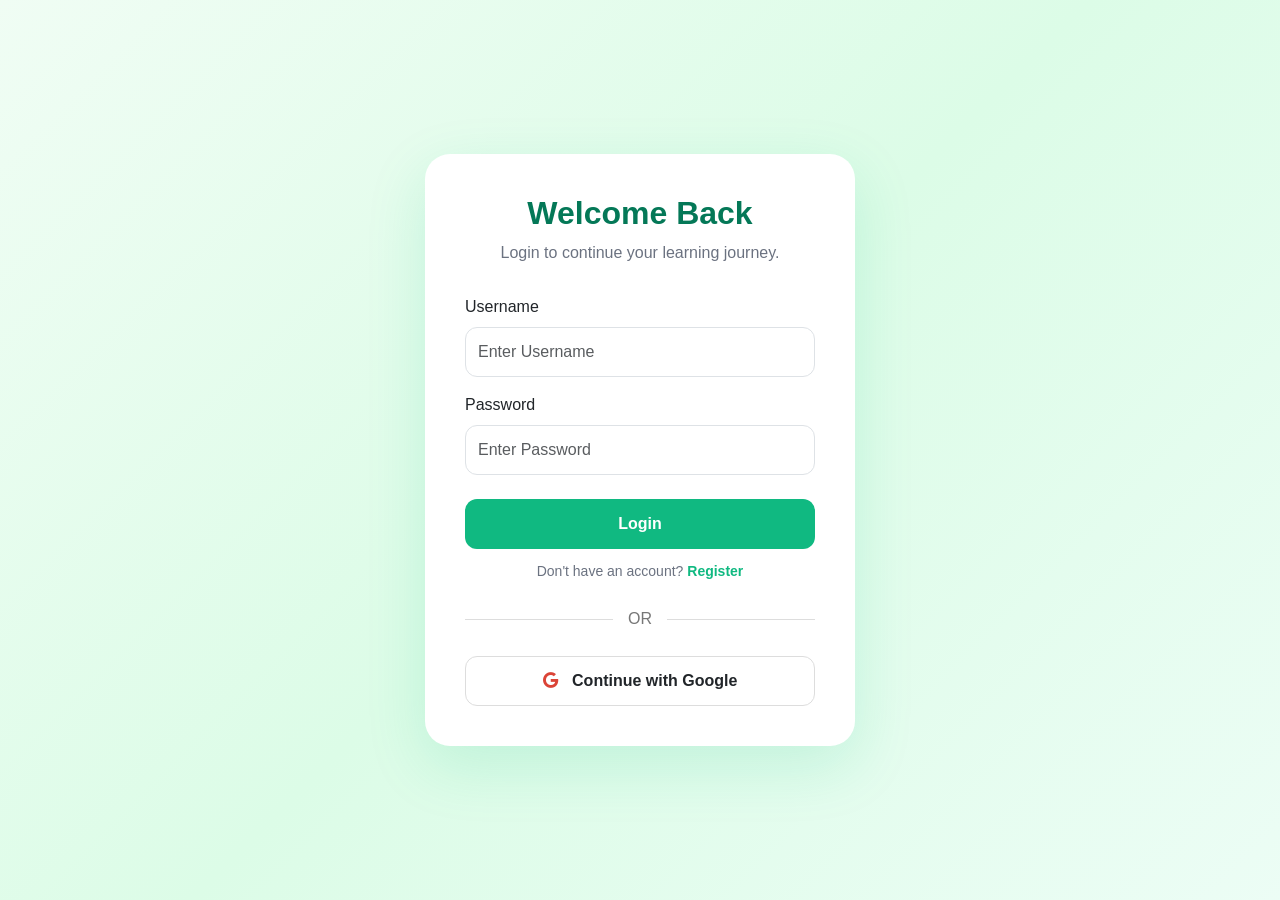
<file: login.html>
<!DOCTYPE html>
<html lang="en">
<head>
    <meta charset="UTF-8">
    <meta name="viewport" content="width=device-width, initial-scale=1.0">
    <title>Login | SkillSphere Nexus</title>

    <link href="https://cdn.jsdelivr.net/npm/bootstrap@5.3.3/dist/css/bootstrap.min.css" rel="stylesheet">

    <link rel="stylesheet"
          href="https://cdnjs.cloudflare.com/ajax/libs/font-awesome/6.6.0/css/all.min.css">

    <link rel="stylesheet" href="login.css">
</head>
<body>

<div class="login-page">

    <div class="login-card">

        <h2>Welcome Back</h2>
        <p class="subtitle">Login to continue your learning journey.</p>

        <form>

            <div class="mb-3">
                <label class="form-label">Username</label>
                <input
                    type="text"
                    class="form-control"
                    placeholder="Enter Username">
            </div>

            <div class="mb-4">
                <label class="form-label">Password</label>
                <input
                    type="password"
                    class="form-control"
                    placeholder="Enter Password">
            </div>

           <button class="btn login-btn w-100" onclick="window.location.href='index.html'">
    Login
</button>

<p class="register-text">
    Don't have an account?
    <a href="register.html">Register</a>
</p>

<div class="divider">
    <span>OR</span>
</div>

<button class="btn google-btn w-100">
    <i class="fab fa-google"></i>
    Continue with Google
</button>
    </div>

</div>

</body>
</html>
</file>
<file: login.css>
*{
    margin:0;
    padding:0;
    box-sizing:border-box;
}

body{
    font-family:'Manrope',sans-serif;
    background:linear-gradient(
        135deg,
        #F0FDF4,
        #DCFCE7,
        #ECFDF5
    );
}

.login-page{
    min-height:100vh;
    display:flex;
    justify-content:center;
    align-items:center;
    padding:20px;
}

.login-card{

    width:100%;
    max-width:430px;

    background:white;

    padding:40px;

    border-radius:25px;

    box-shadow:
    0 20px 60px rgba(16,185,129,.15);

}

.login-card h2{

    text-align:center;
    color:#047857;
    font-weight:700;

}

.subtitle{

    text-align:center;
    color:#6B7280;
    margin-bottom:30px;

}

.form-control{

    height:50px;
    border-radius:12px;

}

.form-control:focus{

    border-color:#10B981;
    box-shadow:none;

}

.login-btn{

    background:#10B981;
    color:white;
    height:50px;
    border:none;
    border-radius:12px;
    font-weight:600;

}

.login-btn:hover{

    background:#047857;
    color:white;

}

.divider{

    text-align:center;
    margin:25px 0;
    position:relative;

}

.divider::before{

    content:"";
    position:absolute;
    left:0;
    top:50%;
    width:100%;
    height:1px;
    background:#ddd;

}

.divider span{

    background:white;
    padding:0 15px;
    position:relative;
    color:#777;

}

.google-btn{

    border:1px solid #ddd;
    height:50px;
    border-radius:12px;
    font-weight:600;

}

.google-btn i{

    color:#DB4437;
    margin-right:10px;

}

.google-btn:hover{

    background:#F8F9FA;

}

.register-text{
    margin-top:12px;
    margin-bottom:20px;
    text-align:center;
    font-size:14px;
    color:#6B7280;
}

.register-text a{
    text-decoration:none;
    color:#10B981;
    font-weight:600;
    font-size:14px;
}

.register-text a:hover{
    color:#047857;
}
</file>
